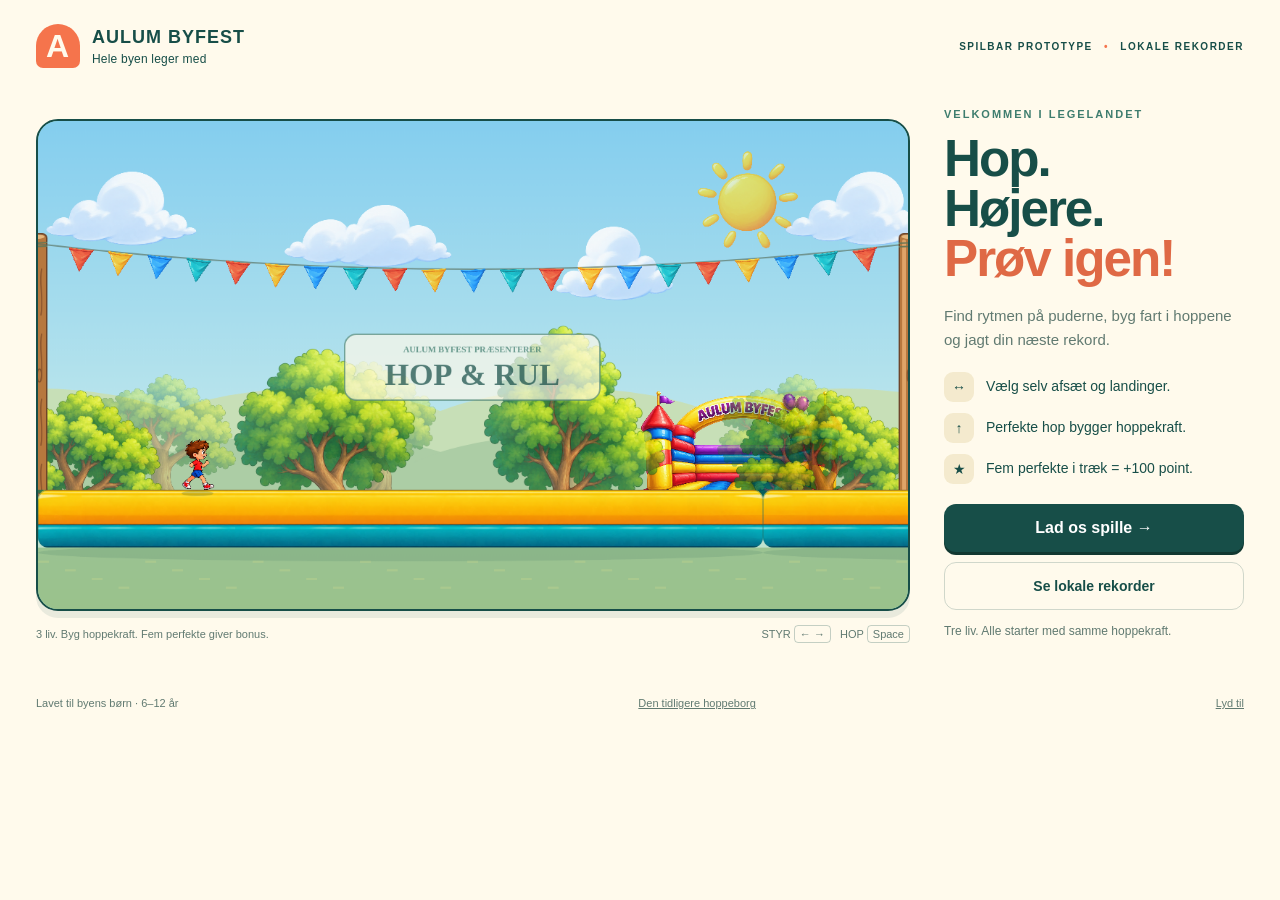
<file: index.html>
<!DOCTYPE html>
<html lang="da">
<head>
  <meta charset="UTF-8">
  <meta name="viewport" content="width=device-width, initial-scale=1, viewport-fit=cover">
  <meta name="theme-color" content="#174e48">
  <title>Aulum Byfest · Hop og Rul</title>
  <link rel="stylesheet" href="runner.css">
  <script defer src="runner-core.js?v=superhelt-1"></script>
  <script defer src="runner-art.js?v=superhelt-1"></script>
  <script defer src="sponsor-config.js"></script>
  <script defer src="runner.js?v=heltelanding-1"></script>
</head>
<body>
  <div id="app">
    <header class="masthead"><a class="brand" href="./"><span class="brand-mark" aria-hidden="true">A</span><span>AULUM BYFEST<small>Hele byen leger med</small></span></a><span class="edition">SPILBAR PROTOTYPE <span>•</span> LOKALE REKORDER</span></header>
    <main class="layout">
      <section class="game-area" aria-label="Spillebane">
        <div class="stage" id="stage">
          <canvas id="game" width="1200" height="675" tabindex="0" aria-label="Hop og Rul. Styr med venstre og højre pil eller A og D. Timing-hop med mellemrum. Pause med Escape."></canvas>
          <div class="hud" id="hud" hidden>
            <div class="hud-card points"><span class="hud-label">POINT · <span id="runTime">0,0 sek.</span></span><strong id="runScore">0</strong></div>
            <div class="hud-card hearts"><span class="hud-label">DINE LIV</span><strong id="runLives" aria-label="3 liv">♥ ♥ ♥</strong></div>
            <div class="hud-card combo"><span class="hud-label">PERFEKTE I TRÆK</span><strong id="runCombo">0</strong><div class="mini-meter"><i id="comboProgress"></i></div></div>
            <div class="hud-card charge"><span class="hud-label">HOPPEKRAFT</span><strong id="runCharge">0 / 5</strong><div class="mini-meter"><i id="chargeProgress"></i></div></div>
            <button class="pause-button" id="pauseButton" aria-label="Sæt spillet på pause">Ⅱ</button>
          </div>
          <div id="touchControls" class="touch-controls" hidden>
            <div class="move-controls" role="group" aria-label="Styr til siderne">
              <button id="leftButton" data-control="left" aria-label="Styr til venstre">←</button>
              <button id="rightButton" data-control="right" aria-label="Styr til højre">→</button>
            </div>
            <div class="action-controls" role="group" aria-label="Hop">
              <button id="hopButton" data-control="jump">↑ HOP <small id="hopHint">Perfekt før landing</small></button>
            </div>
          </div>
          <div class="pause-overlay" id="pauseOverlay" hidden><div><p class="eyebrow">TAG EN PUSTER</p><h2 id="pauseTitle">Spillet er på pause</h2><p id="pauseMessage">Klar til næste hop?</p><button class="btn" id="resumeButton">Spil videre →</button><button class="btn quiet" id="exitButton">Til menu</button></div></div>
        </div>
        <div class="under-stage"><span>3 liv. Byg hoppekraft. Fem perfekte giver bonus.</span><span>STYR <kbd>← →</kbd> &nbsp; HOP <kbd>Space</kbd></span></div>
        <p class="status" id="assetStatus" role="status"></p><p class="status" id="saveStatus" role="status"></p>
      </section>
      <aside class="panel" id="ui" aria-label="Spilmenu"></aside>
    </main>
    <footer><span>Lavet til byens børn · 6–12 år</span><a href="hoppeborg.html">Den tidligere hoppeborg</a><button id="soundButton" class="text-button" aria-pressed="true">Lyd til</button></footer>
  </div>
</body>
</html>
</file>
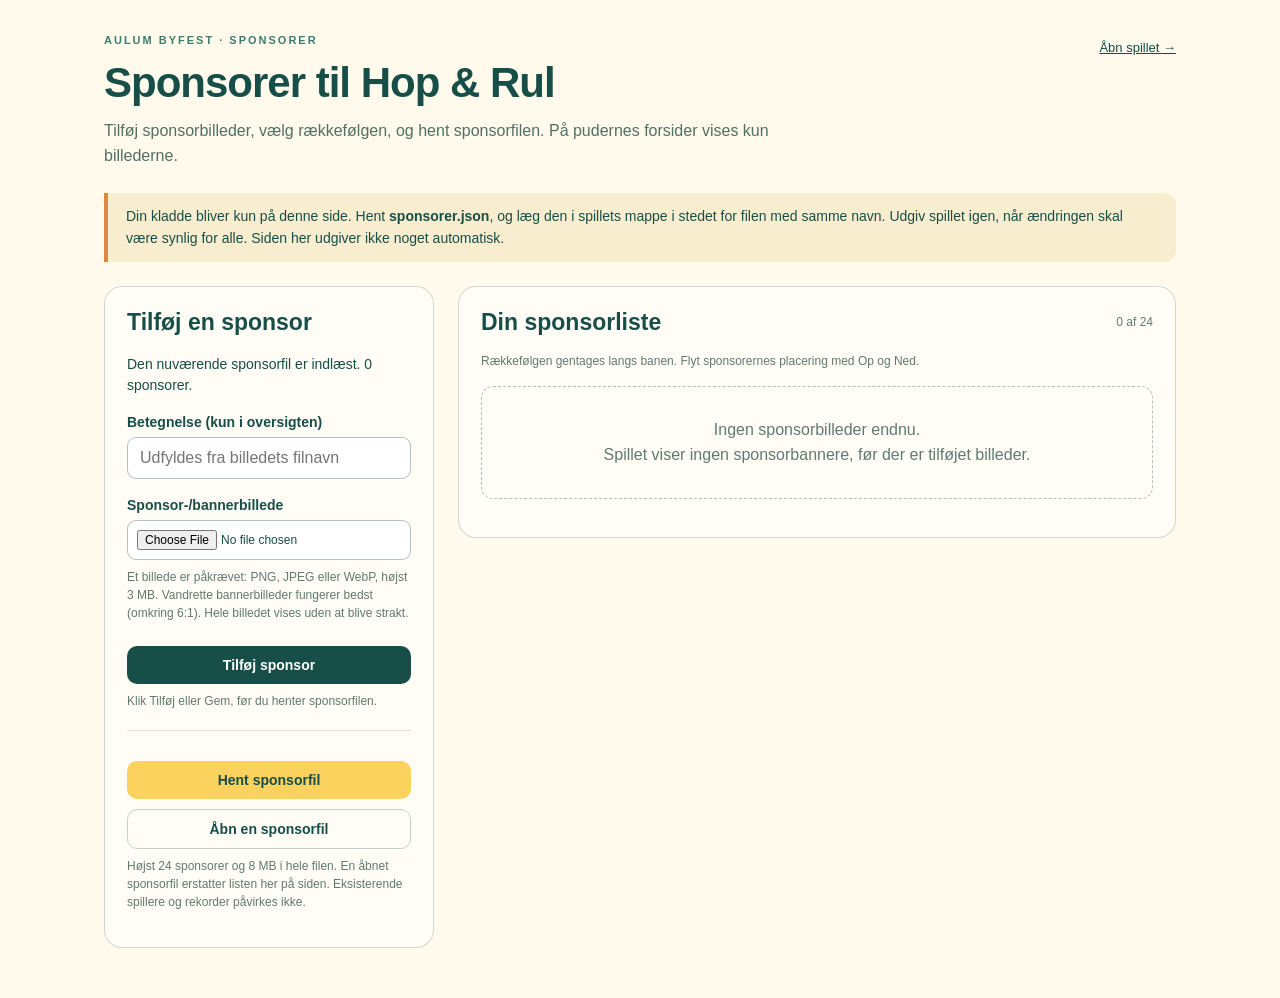
<file: sponsorer.html>
<!DOCTYPE html>
<html lang="da">
<head>
  <meta charset="UTF-8">
  <meta name="viewport" content="width=device-width, initial-scale=1">
  <meta name="theme-color" content="#174e48">
  <title>Sponsorer · Aulum Byfest</title>
  <script defer src="sponsor-config.js"></script>
  <script defer src="sponsor-editor.js"></script>
  <style>
    :root{font-family:"Trebuchet MS",Arial,sans-serif;color:#174e48;background:#fffaec;font-synthesis:none}
    *{box-sizing:border-box}body{margin:0}main{max-width:1120px;margin:auto;padding:32px 24px 50px}
    header{display:flex;justify-content:space-between;gap:20px;align-items:start;margin-bottom:24px}
    .eyebrow{font-size:11px;font-weight:bold;letter-spacing:2px;color:#3e7d6e;margin:0 0 10px}
    h1{font-size:clamp(28px,5vw,42px);letter-spacing:-1px;line-height:1.1;margin:0 0 12px}
    h2{font-size:23px;margin:0 0 18px}h3{margin:0;font-size:17px;overflow-wrap:anywhere}p{line-height:1.6}
    a{color:inherit}.back{font-size:13px;white-space:nowrap;padding-top:8px}
    .intro{max-width:720px;margin:0;color:#526f64}.notice{border-left:4px solid #df8741;padding:12px 18px;background:#f8edce;border-radius:0 12px 12px 0;margin-bottom:24px}
    .notice p{margin:0;font-size:14px}.layout{display:grid;grid-template-columns:minmax(260px,330px) minmax(0,1fr);gap:24px;align-items:start}
    .panel{background:#fffdf5;border:1px solid #174e4833;border-radius:18px;padding:22px}
    label{display:block;font-size:14px;font-weight:bold;margin:18px 0 7px}
    input{display:block;width:100%;border:1px solid #174e4855;border-radius:9px;padding:11px 12px;color:#174e48;background:white;font:inherit}
    input[type=file]{padding:9px;font-size:12px}input:focus-visible,button:focus-visible,a:focus-visible{outline:3px solid #e98e40;outline-offset:3px}
    .hint{color:#617a71;font-size:12px;line-height:1.5;margin:8px 0 14px}.actions{display:flex;gap:9px;flex-wrap:wrap}
    button{border:0;border-radius:10px;padding:11px 15px;background:#174e48;color:white;font:700 14px "Trebuchet MS",Arial,sans-serif;cursor:pointer}
    button:hover{background:#26695f}button:disabled{cursor:default;opacity:.45}.secondary{background:#fbd25e;color:#174e48}.secondary:hover{background:#f0c146}
    .quiet{background:transparent;color:#174e48;border:1px solid #174e4840}.quiet:hover{background:#e8f1dd}.danger{color:#a6402e}
    .wide{width:100%;margin-top:10px}.toolbar{display:flex;justify-content:space-between;gap:15px;align-items:center;margin-bottom:16px}
    .toolbar h2{margin:0}.count{font-size:12px;color:#617a71;white-space:nowrap}.sponsor-list{list-style:none;margin:0;padding:0;display:grid;gap:14px}
    .sponsor-card{border:1px solid #174e4833;border-radius:12px;overflow:hidden;background:#fffdf6}
    .banner-preview{padding:12px 24px;background:linear-gradient(#f6c54f 0 62%,#129fa9 62% 100%);display:grid;place-items:center;min-height:104px}
    .logo{width:min(100%,270px);height:72px;background:#fffdf6;border:2px solid #55796b;border-radius:8px;display:grid;place-items:center;padding:9px;box-shadow:0 2px 0 #174e4833;overflow:hidden;text-align:center;font-weight:bold;overflow-wrap:anywhere}
    .logo img{display:block;width:100%;height:100%;object-fit:contain}.logo span{font-size:16px}.card-info{padding:13px 14px}.card-info .actions{margin-top:12px}
    .card-info button{font-size:12px;padding:8px 10px}.empty{padding:30px 20px;text-align:center;border:1px dashed #174e4855;border-radius:12px;color:#617a71;line-height:1.6}
    #status{margin:18px 0 0;min-height:24px;font-size:14px;line-height:1.5}#status[data-error=true]{color:#a6402e}
    .form-preview{margin-top:14px}.form-preview .logo{height:60px;width:100%}.small-button{margin:10px 0;font-size:12px;padding:8px 10px}
    [hidden]{display:none!important}
    @media(max-width:760px){main{padding:22px 16px 35px}header{flex-direction:column;gap:4px}.back{padding:0}.layout{grid-template-columns:1fr}.panel{padding:18px}.toolbar{align-items:start}.notice{padding:12px 14px}}
  </style>
</head>
<body>
  <main>
    <header>
      <div><p class="eyebrow">AULUM BYFEST · SPONSORER</p><h1>Sponsorer til Hop &amp; Rul</h1><p class="intro">Tilføj sponsorbilleder, vælg rækkefølgen, og hent sponsorfilen. På pudernes forsider vises kun billederne.</p></div>
      <a class="back" href="./">Åbn spillet →</a>
    </header>
    <div class="notice"><p>Din kladde bliver kun på denne side. Hent <strong>sponsorer.json</strong>, og læg den i spillets mappe i stedet for filen med samme navn. Udgiv spillet igen, når ændringen skal være synlig for alle. Siden her udgiver ikke noget automatisk.</p></div>
    <div class="layout">
      <section class="panel" aria-labelledby="formTitle">
        <h2 id="formTitle">Tilføj en sponsor</h2>
        <p id="status" role="status" aria-live="polite">Indlæser den nuværende sponsorfil…</p>
        <form id="sponsorForm">
          <label for="sponsorName">Betegnelse (kun i oversigten)</label>
          <input id="sponsorName" maxlength="60" autocomplete="off" required placeholder="Udfyldes fra billedets filnavn">
          <label for="sponsorLogo">Sponsor-/bannerbillede</label>
          <input id="sponsorLogo" type="file" accept="image/png,image/jpeg,image/webp,.png,.jpg,.jpeg,.webp">
          <p class="hint">Et billede er påkrævet: PNG, JPEG eller WebP, højst 3 MB. Vandrette bannerbilleder fungerer bedst (omkring 6:1). Hele billedet vises uden at blive strakt.</p>
          <div id="formPreview" class="form-preview" hidden><div class="logo"><img id="formLogo" alt="Valgt sponsorbillede"></div></div>
          <button type="button" id="removeLogo" class="quiet small-button" hidden>Fjern billede</button>
          <button type="submit" id="saveSponsor" class="wide">Tilføj sponsor</button>
          <button type="button" id="cancelEdit" class="quiet wide" hidden>Annuller redigering</button>
          <p class="hint">Klik Tilføj eller Gem, før du henter sponsorfilen.</p>
        </form>
        <hr style="border:0;border-top:1px solid #174e4822;margin:20px 0">
        <button type="button" id="downloadConfig" class="secondary wide">Hent sponsorfil</button>
        <button type="button" id="openConfig" class="quiet wide">Åbn en sponsorfil</button>
        <input type="file" id="configFile" accept="application/json,.json" hidden>
        <p class="hint">Højst 24 sponsorer og 8 MB i hele filen. En åbnet sponsorfil erstatter listen her på siden. Eksisterende spillere og rekorder påvirkes ikke.</p>
      </section>
      <section class="panel" aria-labelledby="listTitle">
        <div class="toolbar"><h2 id="listTitle">Din sponsorliste</h2><span id="sponsorCount" class="count">0 af 24</span></div>
        <p class="hint">Rækkefølgen gentages langs banen. Flyt sponsorernes placering med Op og Ned.</p>
        <p id="emptyState" class="empty">Ingen sponsorbilleder endnu.<br>Spillet viser ingen sponsorbannere, før der er tilføjet billeder.</p>
        <ul id="sponsorList" class="sponsor-list"></ul>
      </section>
    </div>
  </main>
</body>
</html>
</file>
<file: runner.css>
:root{--ink:#174e48;--paper:#fffaec;--orange:#f5744c;--yellow:#fbd25e;--teal:#3d9585;--muted:#617a71;font-family:"Trebuchet MS",Arial,sans-serif;color:var(--ink);background:var(--paper);font-synthesis:none}
*{box-sizing:border-box}body{margin:0}button,input,select{font:inherit}button,a{-webkit-tap-highlight-color:transparent}button{cursor:pointer}button:focus-visible,a:focus-visible,input:focus-visible,select:focus-visible{outline:3px solid #d6502e;outline-offset:4px}[hidden]{display:none!important}
#app{max-width:1600px;margin:auto;padding:24px 36px 18px}.masthead{display:flex;align-items:center;justify-content:space-between;margin:0 0 30px}.brand{display:flex;align-items:center;gap:12px;color:inherit;text-decoration:none;font-weight:900;font-size:18px;letter-spacing:1px}.brand-mark{display:grid;place-items:center;width:44px;height:44px;border-radius:50% 50% 16% 16%;background:var(--orange);color:var(--paper);font-size:32px}.brand small{display:block;font-weight:400;font-size:12px;letter-spacing:.2px;margin-top:4px}.edition{font-size:10px;font-weight:700;letter-spacing:1.5px}.edition span{color:var(--orange);margin:0 7px}.layout{display:grid;grid-template-columns:minmax(0,1fr) 304px;gap:30px;align-items:center}.game-area{min-width:0}.stage{position:relative;isolation:isolate;overflow:hidden;border:2px solid var(--ink);border-radius:22px;box-shadow:0 7px 0 #174e4818;background:#a1ddd0;aspect-ratio:16/9}canvas{display:block;width:100%;height:100%;touch-action:none;outline:none}.panel{padding:8px 0 8px 4px}.eyebrow{font-weight:800;font-size:11px;letter-spacing:2px;margin:0 0 10px;color:#3e7d6e}h1{font-size:clamp(38px,4vw,62px);letter-spacing:-2px;line-height:.98;margin:8px 0 20px}h1 em{font-style:normal;color:#df6945}h2{font-size:27px;line-height:1.12;margin:8px 0 16px;letter-spacing:-.7px}p{line-height:1.6;margin:12px 0}.intro{font-size:15px;color:var(--muted)}.btn{width:100%;display:block;border:0;border-radius:12px;padding:15px 18px;margin-top:10px;background:var(--ink);color:white;font-weight:700;font-size:16px;text-align:center;box-shadow:0 3px 0 #123831}.btn:hover{background:#26695f}.btn:active{transform:translateY(2px);box-shadow:none}.btn.sec{background:var(--yellow);color:var(--ink);box-shadow:0 3px 0 #d9b446}.btn.quiet{background:transparent;color:var(--ink);box-shadow:none;border:1px solid #174e4833;font-size:14px}.small{font-size:12px;color:var(--muted)}.rules{list-style:none;padding:0;margin:20px 0;font-size:14px;line-height:1.5}.rules li{display:flex;gap:12px;margin:11px 0}.rules b{display:grid;place-items:center;flex:none;background:#f4eace;border-radius:9px;width:30px;height:30px}.rules span{padding-top:4px}.profile-list{max-height:220px;overflow:auto;padding:3px 5px 6px 0}.profile-list .btn{display:flex;align-items:center;justify-content:space-between;text-align:left;font-size:14px;padding:11px 13px}.profile-list small{font-size:11px;opacity:.8}.form-row{display:grid;grid-template-columns:1fr 90px;gap:8px;margin-top:15px}label{font-size:12px;font-weight:700;display:block;margin-bottom:6px}input,select{width:100%;min-width:0;padding:11px 9px;background:white;border:1px solid #174e4855;border-radius:9px;color:var(--ink)}.avatar-choice{font-size:22px}.score-big{font-size:56px;font-weight:bold;letter-spacing:-2px;line-height:1;margin:15px 0}.score-big small{font-size:20px;font-weight:400;letter-spacing:0}.score-list{padding:0;list-style:none;max-height:270px;overflow:auto}.score-list li{display:flex;gap:10px;align-items:center;border-bottom:1px solid #174e481c;padding:13px 0;font-size:14px}.score-list li span{flex:1;overflow-wrap:anywhere}.score-list li b{font-size:13px}.badge{display:inline-block;background:#e3eedb;border-radius:30px;padding:7px 12px;font-size:12px;font-weight:bold}.under-stage{display:flex;justify-content:space-between;gap:16px;font-size:11px;color:var(--muted);margin-top:17px}kbd{font:inherit;border:1px solid #174e4840;border-radius:4px;padding:2px 5px}.status{font-size:12px;color:#a03e25}.status:empty{display:none}footer{display:flex;justify-content:space-between;gap:15px;margin-top:36px;font-size:11px;color:var(--muted)}footer a{color:inherit}.text-button{color:inherit;background:none;border:none;padding:0;font-size:inherit;text-decoration:underline}
.hud{position:absolute;top:16px;left:16px;right:16px;display:flex;gap:8px;align-items:flex-start;pointer-events:none}.hud-card{background:#fffbeded;border:1px solid #174e4822;border-radius:13px;padding:10px 16px;min-width:108px}.hud-label{display:block;font-size:9px;font-weight:bold;letter-spacing:1.3px;margin-bottom:3px}.hud-card strong{font-size:24px}.hud-card strong small{font-size:12px;font-weight:400}.hearts strong{color:#e56a49;letter-spacing:3px}.pause-button{margin-left:auto;pointer-events:auto;background:#fffbeded;color:var(--ink);border:1px solid #174e4833;border-radius:12px;width:48px;height:48px;font-weight:bold;font-size:22px}.touch-controls{position:absolute;bottom:14px;left:18px;right:18px;display:flex;justify-content:space-between;pointer-events:none;user-select:none;touch-action:none}.touch-controls button{pointer-events:auto;border:2px solid var(--ink);border-radius:16px;padding:9px 25px;background:#fffbedf5;color:var(--ink);font-weight:bold;font-size:22px;min-width:145px;min-height:60px;box-shadow:0 4px 0 #174e4840;touch-action:none;user-select:none}.touch-controls button:last-child{background:var(--yellow)}.touch-controls button small{display:block;font-size:10px;font-weight:400;margin-top:3px}.touch-controls button span{margin-right:8px}.touch-controls button[data-held=true]{transform:translateY(3px);box-shadow:none;background:#efae46}.pause-overlay{position:absolute;inset:0;background:#174e4877;display:grid;place-items:center;padding:12px;backdrop-filter:blur(4px)}.pause-overlay>div{width:min(360px,100%);text-align:center;background:var(--paper);padding:22px 30px;border-radius:18px;box-shadow:0 6px 30px #12382e40}.pause-overlay h2{font-size:25px}.pause-overlay p{margin:5px 0;font-size:13px}
.is-playing #app{max-width:none;padding:8px max(8px,env(safe-area-inset-right)) 8px max(8px,env(safe-area-inset-left));min-height:100dvh;display:grid;place-items:center}.is-playing .masthead,.is-playing .panel,.is-playing .under-stage,.is-playing footer{display:none}.is-playing .layout{display:block;width:min(100%,calc((100dvh - 18px)*16/9))}.is-playing .stage{border-radius:15px}.is-playing .status{position:fixed;bottom:0;left:8px;background:var(--paper);margin:0}
@media(max-width:1050px){#app{padding:20px}.layout{gap:20px;grid-template-columns:minmax(0,1fr) 265px}.edition{font-size:8px}.under-stage span:last-child{display:none}}
@media(max-width:760px) and (orientation:portrait){#app{padding:18px}.masthead{margin-bottom:20px}.edition{display:none}.layout{display:flex;flex-direction:column;gap:20px}.game-area{width:100%}.panel{width:100%;max-width:430px;padding:0}.under-stage{font-size:10px}h1{font-size:46px}.intro{margin:10px 0}.rules{margin:15px 0}footer{flex-wrap:wrap;margin-top:24px}.is-playing .layout{width:100%}.is-playing .stage{aspect-ratio:3/4}.is-playing canvas{height:auto;aspect-ratio:16/9;margin-top:50px}.is-playing .pause-overlay>div{padding:22px}.is-playing .hud{display:none}.is-playing .touch-controls{display:none}}
@media(max-height:520px) and (orientation:landscape){#app{padding:12px 20px}.masthead{margin-bottom:13px}.brand{font-size:13px}.brand-mark{width:30px;height:30px;font-size:24px}.brand small{font-size:9px}.edition{font-size:8px}.layout{grid-template-columns:minmax(0,1fr) 240px;gap:20px}.panel h1{font-size:35px;margin:5px 0 12px}.intro{font-size:12px;line-height:1.4}.rules{font-size:11px;margin:10px 0}.rules li{margin:6px 0}.rules b{height:22px;width:22px}.btn{padding:11px;font-size:13px;margin-top:8px}.small{font-size:10px}.under-stage,footer{display:none}.hud{top:9px;left:10px;right:10px;gap:6px}.hud-card{min-width:82px;padding:7px 10px;border-radius:9px}.hud-label{font-size:7px;margin-bottom:2px}.hud-card strong{font-size:18px}.hud-card strong small{font-size:9px}.pause-button{width:37px;height:37px;font-size:17px}.touch-controls{bottom:9px;left:12px;right:12px}.touch-controls button{min-width:116px;min-height:48px;padding:6px 15px;font-size:18px;border-radius:12px}.touch-controls button small{font-size:8px}.pause-overlay>div{padding:13px 25px}.pause-overlay h2{font-size:22px}}
/* Steering with the left thumb, timed jumps with the right thumb. */
.move-controls,.action-controls{display:flex;gap:10px;align-items:flex-end}
#leftButton,#rightButton{min-width:68px;width:68px;padding:9px 6px;font-size:30px;background:#fffbedf5}
.action-controls button{min-width:135px}
#hopButton[data-ready=true]{background:#c0ef9f;border-color:#236632;box-shadow:0 4px 0 #23663266}
#leftButton[data-held=true],#rightButton[data-held=true]{background:#c5e6d7}
.mini-meter{height:4px;background:#174e4817;border-radius:3px;margin-top:3px;overflow:hidden}
.mini-meter i{display:block;height:100%;width:0;background:#df8741}
.charge .mini-meter i{background:#4d9e70}
.score-breakdown{font-size:13px;line-height:1.65;background:#f4edda;padding:10px 13px;border-radius:10px}
.hud-card.combo,.hud-card.charge{padding-bottom:6px}
.hud-card.combo strong,.hud-card.charge strong{font-size:22px}
@media(max-height:520px) and (orientation:landscape){
  .move-controls,.action-controls{gap:7px}
  #leftButton,#rightButton{min-width:52px;width:52px;min-height:48px;font-size:26px;padding:4px}
  .action-controls button{min-width:112px;padding:6px 14px}
  .hud-card{min-width:75px;padding:6px 9px}
  .hud-card.points{min-width:91px}
  .hud-card.combo strong,.hud-card.charge strong{font-size:17px;line-height:17px}
  .hud-card.combo,.hud-card.charge{padding-bottom:4px}
  .hud-label{font-size:6.5px;letter-spacing:.9px}
  .mini-meter{height:3px;margin-top:2px}
}
</file>
